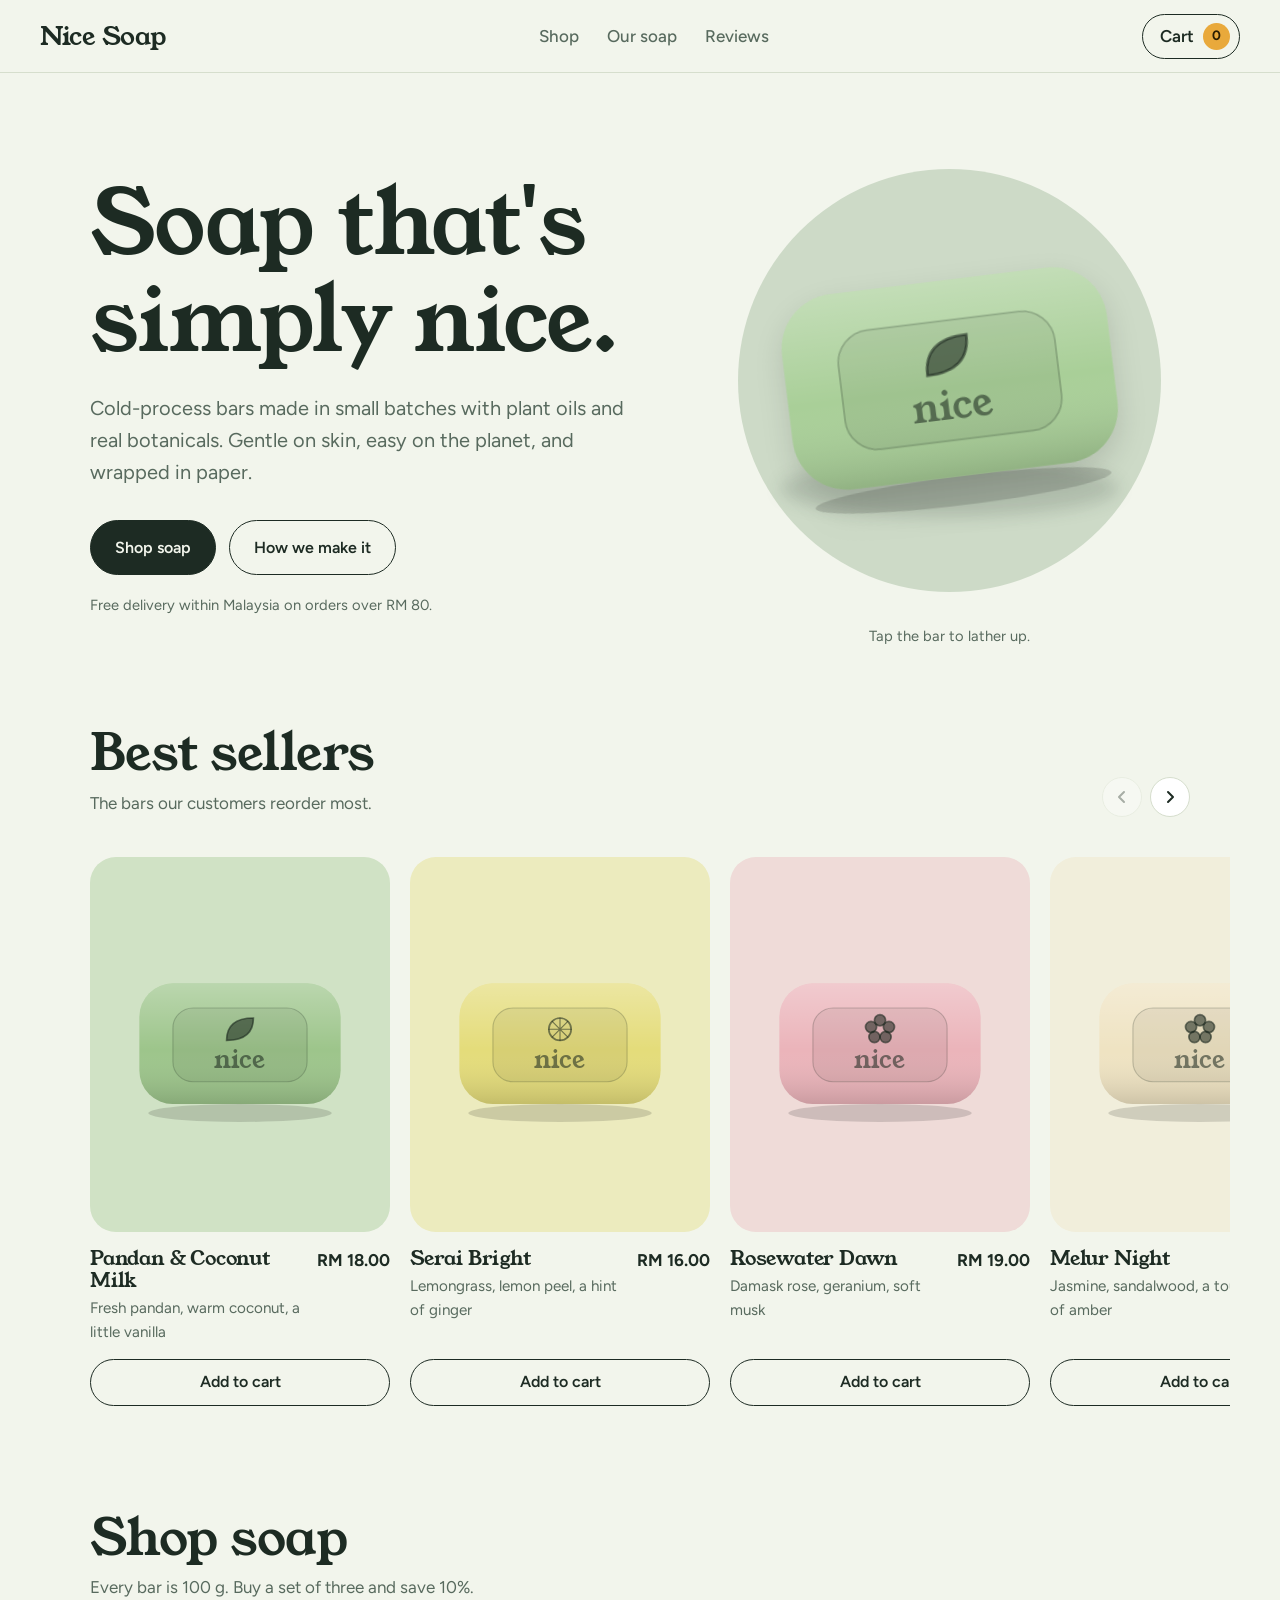
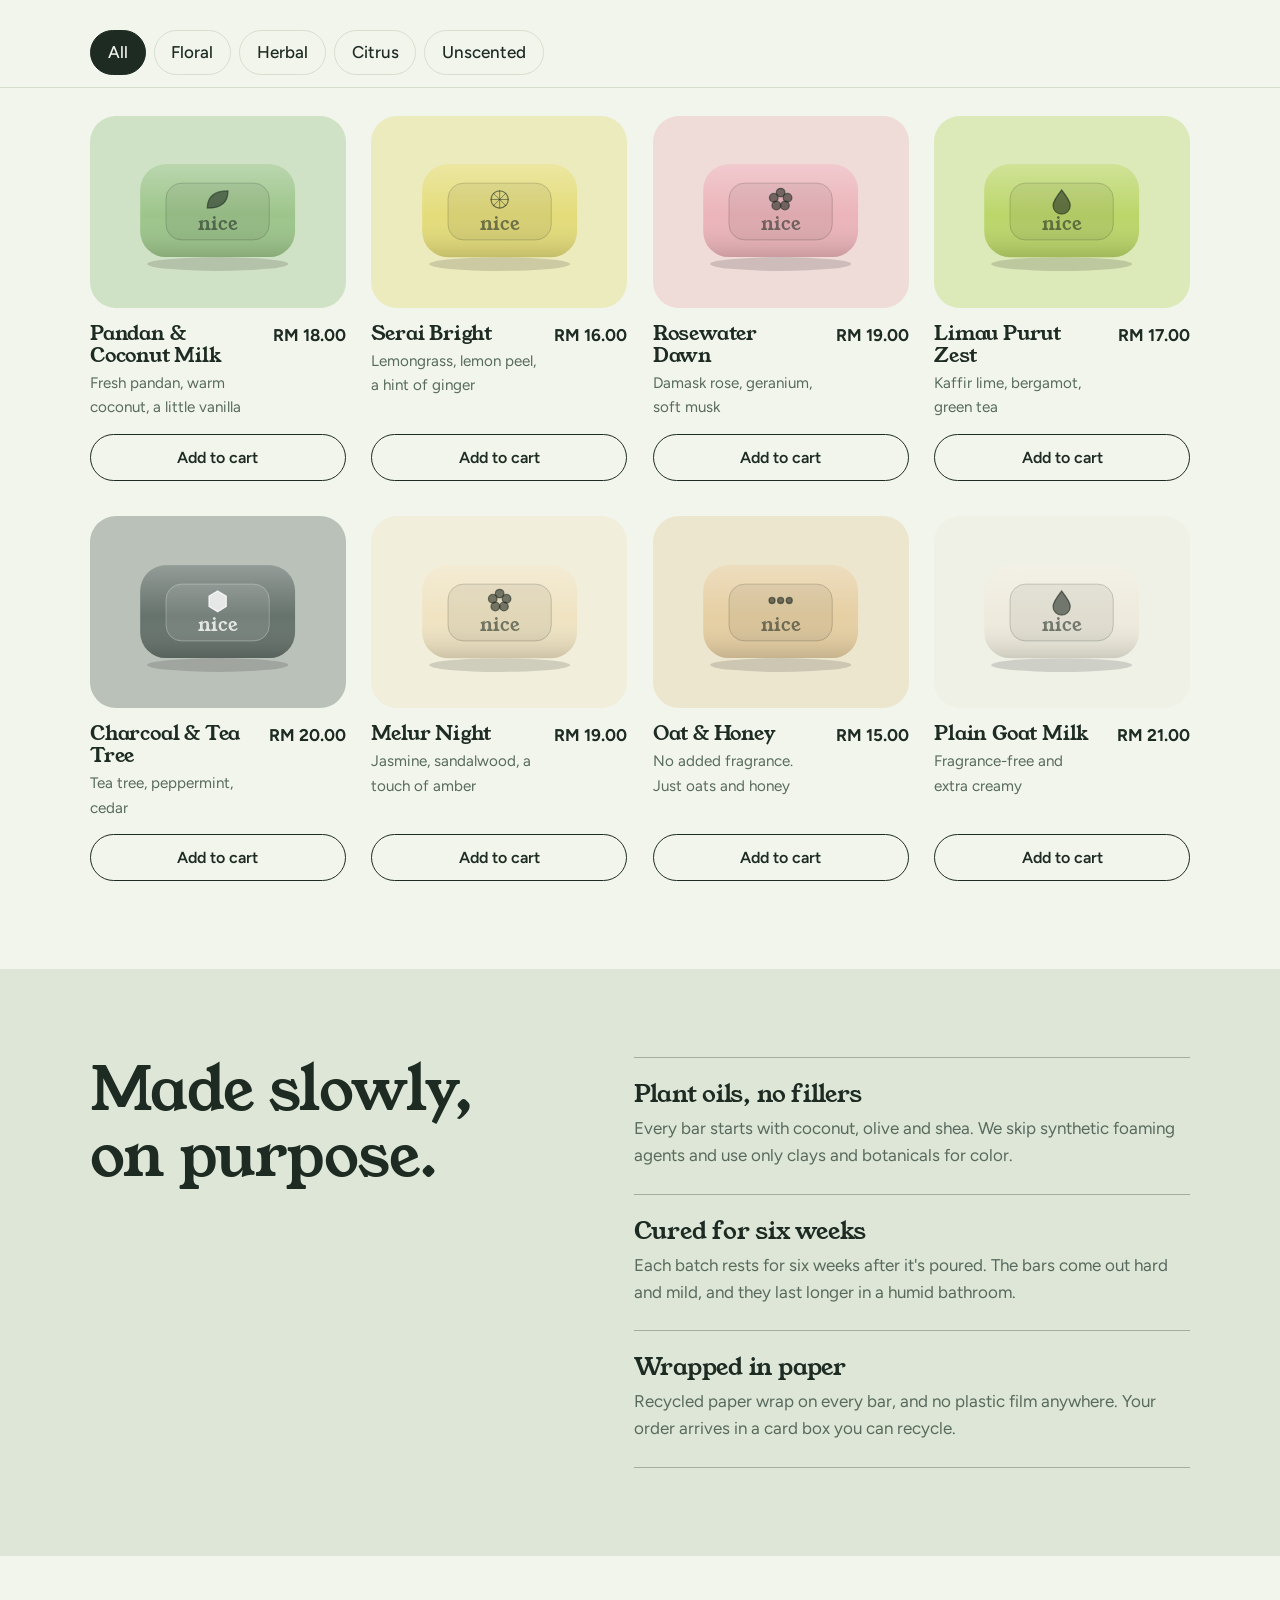
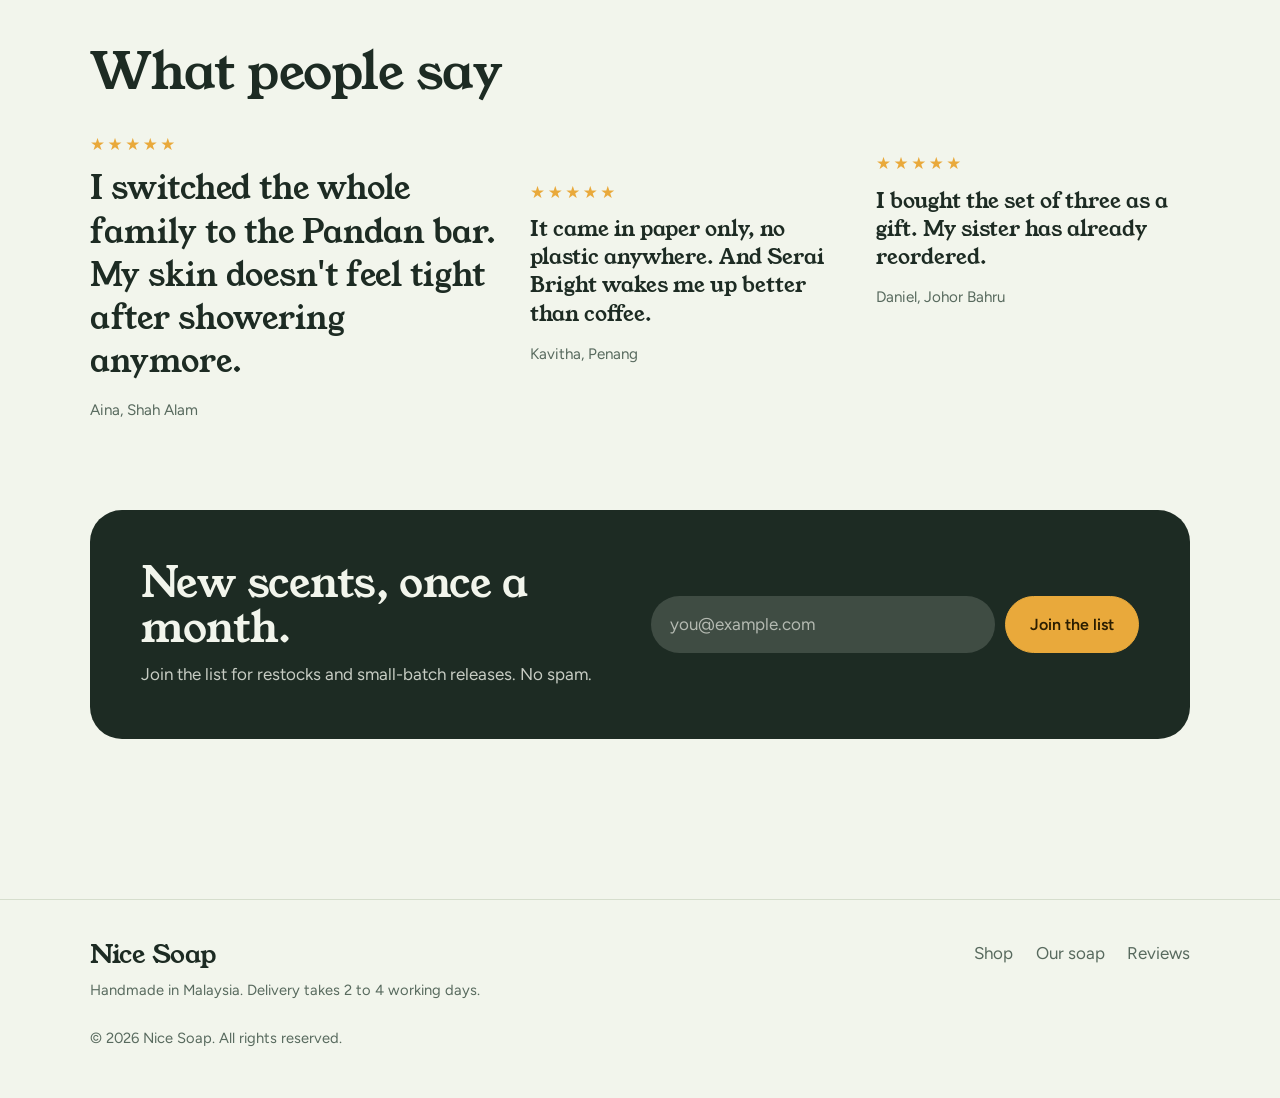
<file: index.html>
<!doctype html>
<html lang="en">
<head>
<meta charset="utf-8">
<meta name="viewport" content="width=device-width, initial-scale=1, viewport-fit=cover">
<title>Nice Soap: handmade soap</title>
<meta name="description" content="Small-batch, cold-process soap made with plant oils and real botanicals. Shop Nice Soap and get free delivery over RM 80.">
<link rel="preconnect" href="https://fonts.googleapis.com">
<link rel="preconnect" href="https://fonts.gstatic.com" crossorigin>
<link href="https://fonts.googleapis.com/css2?family=Figtree:wght@400;500;600;700&family=Young+Serif&display=swap" rel="stylesheet">
<script>
/* Enables scroll-reveal styles only when they can actually be resolved. Falls back to fully visible content. */
(function(){
  var d = document.documentElement;
  if('IntersectionObserver' in window && !window.matchMedia('(prefers-reduced-motion: reduce)').matches){
    d.classList.add('js-reveal');
    setTimeout(function(){ if(!window.__revealReady) d.classList.remove('js-reveal'); }, 2500);
  }
})();
</script>
<link rel="stylesheet" href="styles.css">
</head>
<body>

<header class="site-header">
  <a class="brand" href="#top">Nice Soap</a>
  <nav aria-label="Main">
    <a href="#shop">Shop</a>
    <a href="#story">Our soap</a>
    <a href="#reviews">Reviews</a>
  </nav>
  <button class="cart-btn" id="cartBtn" type="button" aria-label="Open cart, 0 items">
    Cart <span class="count" id="count" aria-hidden="true">0</span>
  </button>
</header>

<main id="top">
  <div class="wrap">
    <section class="hero" style="padding-bottom:clamp(2.5rem,6vw,5rem)">
      <div class="hero-copy reveal" data-reveal>
        <h1>Soap that's simply nice.</h1>
        <p class="lede">Cold-process bars made in small batches with plant oils and real botanicals. Gentle on skin, easy on the planet, and wrapped in paper.</p>
        <div class="cta-row">
          <a class="btn primary" href="#shop">Shop soap</a>
          <a class="btn" href="#story">How we make it</a>
        </div>
        <p class="fine">Free delivery within Malaysia on orders over RM 80.</p>
      </div>
      <div class="hero-art reveal" data-reveal>
        <div class="stage">
          <button class="hero-bar" id="heroBar" type="button" aria-label="Lather the soap bar"></button>
          <div id="bubbles" aria-hidden="true"></div>
        </div>
        <p class="fine">Tap the bar to lather up.</p>
      </div>
    </section>
  </div>

  <section id="best" aria-labelledby="bestTitle" style="padding-top:0;padding-bottom:0">
    <div class="wrap">
      <div class="section-head reveal" data-reveal>
        <div>
          <h2 id="bestTitle">Best sellers</h2>
          <p>The bars our customers reorder most.</p>
        </div>
        <div class="arrows">
          <button class="icon-btn arrow" type="button" id="bestPrev" aria-label="Previous best sellers" aria-controls="bestTrack" aria-disabled="true">
            <svg width="16" height="16" viewBox="0 0 16 16" fill="none" stroke="currentColor" stroke-width="2" stroke-linecap="round" stroke-linejoin="round" aria-hidden="true"><path d="M10 3L5 8l5 5"/></svg>
          </button>
          <button class="icon-btn arrow" type="button" id="bestNext" aria-label="Next best sellers" aria-controls="bestTrack">
            <svg width="16" height="16" viewBox="0 0 16 16" fill="none" stroke="currentColor" stroke-width="2" stroke-linecap="round" stroke-linejoin="round" aria-hidden="true"><path d="M6 3l5 5-5 5"/></svg>
          </button>
        </div>
      </div>
      <div class="carousel-track" id="bestTrack" data-reveal-group role="region" aria-label="Best sellers. Scroll horizontally to see more." tabindex="0"></div>
    </div>
  </section>

  <section id="shop">
    <div class="wrap">
      <div class="section-head reveal" data-reveal>
        <div>
          <h2>Shop soap</h2>
          <p>Every bar is 100 g. Buy a set of three and save 10%.</p>
        </div>
      </div>
    </div>
    <div id="shopSentinel" aria-hidden="true"></div>
    <div class="shop-nav" id="shopNav">
      <div class="wrap">
        <div class="chips" id="chips" role="group" aria-label="Filter by scent family"></div>
      </div>
    </div>
    <div class="wrap grid-wrap">
      <div class="grid" id="grid"></div>
    </div>
  </section>

  <section class="story" id="story">
    <div class="wrap story-grid">
      <h2 class="reveal" data-reveal>Made slowly, on purpose.</h2>
      <div class="story-list">
        <div class="story-item reveal" data-reveal>
          <h3>Plant oils, no fillers</h3>
          <p>Every bar starts with coconut, olive and shea. We skip synthetic foaming agents and use only clays and botanicals for color.</p>
        </div>
        <div class="story-item reveal" data-reveal>
          <h3>Cured for six weeks</h3>
          <p>Each batch rests for six weeks after it's poured. The bars come out hard and mild, and they last longer in a humid bathroom.</p>
        </div>
        <div class="story-item reveal" data-reveal>
          <h3>Wrapped in paper</h3>
          <p>Recycled paper wrap on every bar, and no plastic film anywhere. Your order arrives in a card box you can recycle.</p>
        </div>
      </div>
    </div>
  </section>

  <section id="reviews">
    <div class="wrap">
      <div class="section-head reveal" data-reveal><h2>What people say</h2></div>
      <div class="reviews">
        <figure class="reveal" data-reveal>
          <div class="stars" role="img" aria-label="5 out of 5 stars">★★★★★</div>
          <blockquote>I switched the whole family to the Pandan bar. My skin doesn't feel tight after showering anymore.</blockquote>
          <figcaption>Aina, Shah Alam</figcaption>
        </figure>
        <figure class="reveal" data-reveal>
          <div class="stars" role="img" aria-label="5 out of 5 stars">★★★★★</div>
          <blockquote>It came in paper only, no plastic anywhere. And Serai Bright wakes me up better than coffee.</blockquote>
          <figcaption>Kavitha, Penang</figcaption>
        </figure>
        <figure class="reveal" data-reveal>
          <div class="stars" role="img" aria-label="5 out of 5 stars">★★★★★</div>
          <blockquote>I bought the set of three as a gift. My sister has already reordered.</blockquote>
          <figcaption>Daniel, Johor Bahru</figcaption>
        </figure>
      </div>
    </div>
  </section>

  <section style="padding-top:0">
    <div class="wrap">
      <div class="news reveal" data-reveal id="news">
        <div>
          <h2>New scents, once a month.</h2>
          <p>Join the list for restocks and small-batch releases. No spam.</p>
        </div>
        <form id="newsForm">
          <label class="sr" for="newsEmail">Email address</label>
          <input id="newsEmail" type="email" required placeholder="you@example.com" autocomplete="email">
          <button class="btn" type="submit">Join the list</button>
        </form>
      </div>
    </div>
  </section>
</main>

<footer>
  <div class="wrap foot">
    <div>
      <a class="brand" href="#top">Nice Soap</a>
      <p class="fine" style="margin-top:.5rem">Handmade in Malaysia. Delivery takes 2 to 4 working days.</p>
    </div>
    <nav aria-label="Footer">
      <a href="#shop">Shop</a>
      <a href="#story">Our soap</a>
      <a href="#reviews">Reviews</a>
    </nav>
  </div>
  <div class="wrap"><p class="fine" style="margin-top:1.5rem">© 2026 Nice Soap. All rights reserved.</p></div>
</footer>

<!-- Quick view -->
<dialog id="dlgQV" aria-label="Product details"><div id="qvBody"></div></dialog>

<!-- Cart drawer -->
<dialog id="dlgCart" class="drawer" aria-labelledby="cartTitle">
  <div class="drawer-head">
    <h2 id="cartTitle">Your cart</h2>
    <button class="icon-btn" type="button" data-close aria-label="Close cart">
      <svg width="16" height="16" viewBox="0 0 16 16" fill="none" stroke="currentColor" stroke-width="2" stroke-linecap="round"><path d="M3 3l10 10M13 3L3 13"/></svg>
    </button>
  </div>
  <div class="ship" id="shipBox"><p id="shipMsg"></p><div class="track"><div id="shipBar" style="width:0"></div></div></div>
  <div class="drawer-body" id="cartBody"></div>
  <div class="drawer-foot" id="cartFoot"></div>
</dialog>

<!-- Checkout -->
<dialog id="dlgCheckout" class="small" aria-label="Checkout"><div id="checkoutBody"></div></dialog>

<div class="toast" id="toast" role="status" aria-live="polite"></div>

<script src="config.js"></script>
<script src="script.js" defer></script>
</body>
</html>
</file>
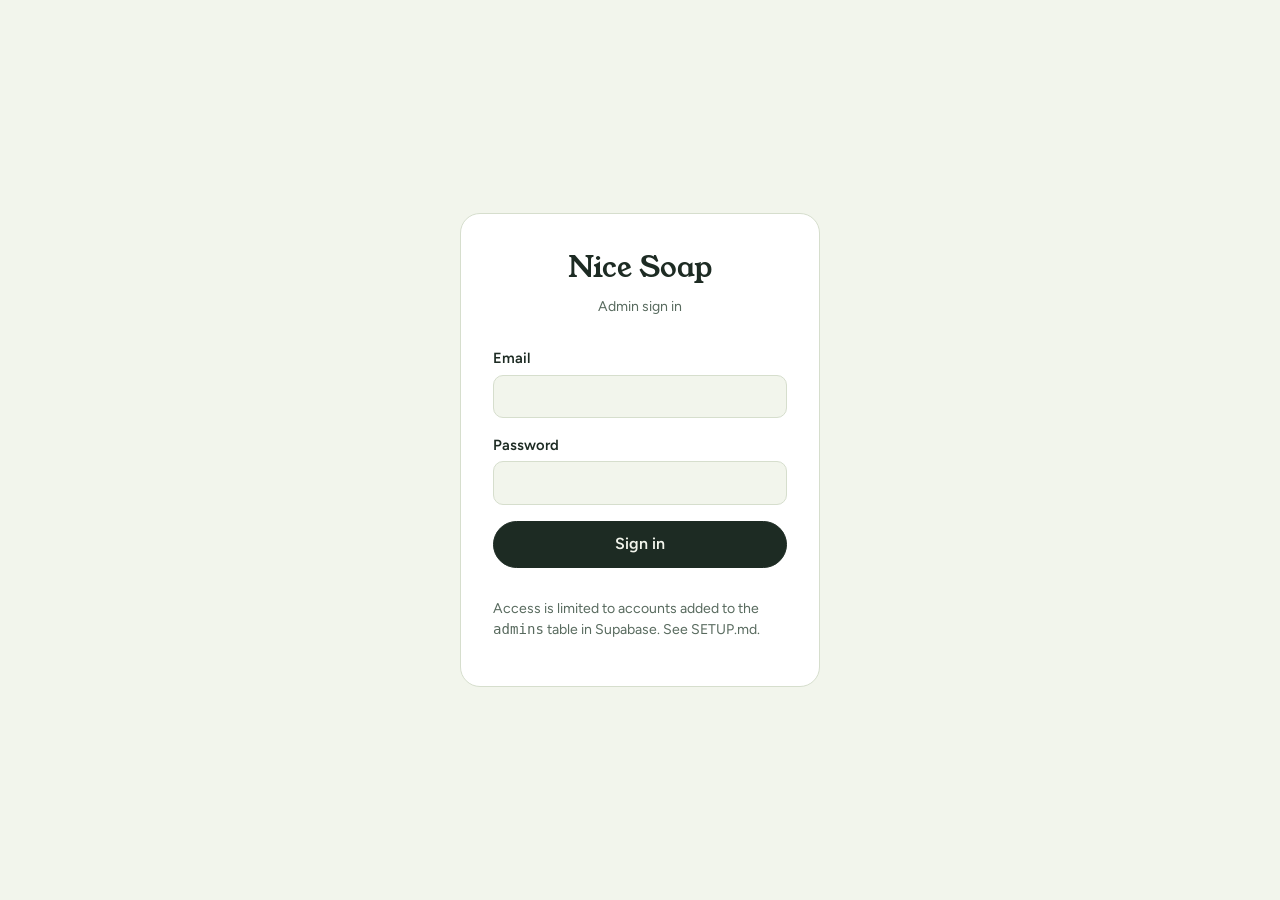
<file: admin/index.html>
<!doctype html>
<html lang="en">
<head>
<meta charset="utf-8">
<meta name="viewport" content="width=device-width, initial-scale=1, viewport-fit=cover">
<title>Nice Soap — Admin</title>
<meta name="robots" content="noindex">
<link rel="preconnect" href="https://fonts.googleapis.com">
<link rel="preconnect" href="https://fonts.gstatic.com" crossorigin>
<link href="https://fonts.googleapis.com/css2?family=Figtree:wght@400;500;600;700&family=Young+Serif&display=swap" rel="stylesheet">
<style>
:root{
  --bg:#F2F5EC;--surface:#FFFFFF;--ink:#1D2B23;--muted:#586A5E;--line:#D6DECD;
  --sage:#A7BFA1;--accent:#E9A93B;--accent-ink:#2A1D00;--danger:#B3402F;--ok:#3E7A4C;
  box-sizing:border-box;padding-top:env(safe-area-inset-top,0px);padding-bottom:env(safe-area-inset-bottom,0px);
}
@media (prefers-color-scheme: dark){
  :root:not([data-theme="light"]){--bg:#121A15;--surface:#1B2620;--ink:#EDF2E8;--muted:#9FB0A4;--line:#2B3A31;--sage:#4C6B55;--danger:#F08A78;--ok:#7FCB91;}
}
*,*::before,*::after{box-sizing:border-box}
body{margin:0;background:var(--bg);color:var(--ink);font:400 1rem/1.5 'Figtree',system-ui,-apple-system,'Segoe UI',Roboto,sans-serif;-webkit-font-smoothing:antialiased}
h1,h2,h3,.brand{font-family:'Young Serif',Georgia,serif;font-weight:400;margin:0}
button{font:inherit;color:inherit}
a{color:inherit}
:focus-visible{outline:3px solid var(--accent);outline-offset:2px;border-radius:6px}
.sr{position:absolute;width:1px;height:1px;overflow:hidden;clip:rect(0 0 0 0);white-space:nowrap}
.btn{display:inline-flex;align-items:center;justify-content:center;gap:.5rem;padding:.65rem 1.1rem;border-radius:999px;border:1.5px solid var(--ink);background:transparent;color:var(--ink);font-weight:600;cursor:pointer;transition:background .15s}
.btn:hover{background:color-mix(in srgb,var(--ink) 9%,transparent)}
.btn.primary{background:var(--ink);color:var(--bg)}
.btn.primary:hover{background:color-mix(in srgb,var(--ink) 85%,var(--bg))}
.btn.danger{border-color:var(--danger);color:var(--danger)}
.btn.small{padding:.4rem .8rem;font-size:.9rem}
.btn[disabled]{opacity:.5;cursor:not-allowed}
.link{background:none;border:0;padding:0;cursor:pointer;text-decoration:underline;color:var(--muted)}
.link:hover{color:var(--ink)}
input,select,textarea{font:inherit;padding:.6rem .8rem;border-radius:10px;border:1.5px solid var(--line);background:var(--bg);color:var(--ink);width:100%}
input:focus-visible,select:focus-visible,textarea:focus-visible{outline:3px solid var(--accent);outline-offset:1px;border-color:var(--ink)}
label{display:grid;gap:.35rem;font-weight:600;font-size:.92rem}
.fine{color:var(--muted);font-size:.88rem}
.err{color:var(--danger);font-weight:600;font-size:.92rem}
.ok{color:var(--ok);font-weight:600;font-size:.92rem}

/* Login */
#login{min-height:100vh;display:grid;place-items:center;padding:1.5rem}
.card{background:var(--surface);border:1px solid var(--line);border-radius:20px;padding:2rem;width:100%;max-width:360px;display:grid;gap:1rem}
.card h1{font-size:1.8rem;text-align:center}

/* Shell */
#app{display:none;min-height:100vh}
header.top{position:sticky;top:0;z-index:10;display:flex;align-items:center;justify-content:space-between;gap:1rem;padding:.9rem 1.3rem;background:color-mix(in srgb,var(--bg) 90%,transparent);backdrop-filter:blur(10px);border-bottom:1px solid var(--line)}
header.top .brand{font-size:1.4rem}
.who{display:flex;align-items:center;gap:.8rem}
.who span{color:var(--muted);font-size:.9rem}
main{max-width:1180px;margin:0 auto;padding:1.5rem clamp(1rem,4vw,2rem) 4rem}
.tabs{display:flex;gap:.5rem;margin-bottom:1.4rem;flex-wrap:wrap}
.tab{padding:.55rem 1.2rem;border-radius:999px;border:1.5px solid var(--line);background:transparent;cursor:pointer;font-weight:600}
.tab[aria-selected="true"]{background:var(--ink);border-color:var(--ink);color:var(--bg)}
.badge{display:inline-flex;min-width:1.4rem;height:1.4rem;padding:0 .35rem;border-radius:999px;background:var(--accent);color:var(--accent-ink);font-size:.78rem;font-weight:700;align-items:center;justify-content:center;margin-left:.4rem}
.panel{display:none}
.panel.active{display:block}
.toolbar{display:flex;flex-wrap:wrap;gap:.7rem;align-items:center;justify-content:space-between;margin-bottom:1.2rem}
.toolbar .filters{display:flex;flex-wrap:wrap;gap:.5rem}
.chip{padding:.4rem .9rem;border-radius:999px;border:1.5px solid var(--line);background:transparent;cursor:pointer;font-size:.9rem}
.chip[aria-pressed="true"]{background:var(--ink);border-color:var(--ink);color:var(--bg)}

/* Orders */
.orders{display:grid;gap:.9rem}
.order{background:var(--surface);border:1px solid var(--line);border-radius:16px;padding:1.1rem 1.3rem}
.order summary{list-style:none;cursor:pointer;display:flex;flex-wrap:wrap;align-items:center;gap:.6rem 1rem}
.order summary::-webkit-details-marker{display:none}
.order .num{font-weight:700}
.order .name{color:var(--muted)}
.order .total{margin-left:auto;font-weight:700}
.pill{padding:.25rem .7rem;border-radius:999px;font-size:.8rem;font-weight:600;border:1.5px solid var(--line)}
.pill.new{border-color:var(--accent);color:var(--accent-ink);background:color-mix(in srgb,var(--accent) 25%,transparent)}
.pill.confirmed,.pill.packed{border-color:var(--sage);background:color-mix(in srgb,var(--sage) 30%,transparent)}
.pill.shipped,.pill.delivered{border-color:var(--ok);color:var(--ok);background:transparent}
.pill.cancelled{border-color:var(--danger);color:var(--danger)}
.pill.paid{border-color:var(--ok);color:var(--ok)}
.pill.unpaid{border-color:var(--danger);color:var(--danger)}
.pill.refunded{border-color:var(--muted);color:var(--muted)}
.order .body{margin-top:1rem;padding-top:1rem;border-top:1px solid var(--line);display:grid;gap:1rem}
@media(min-width:720px){.order .body{grid-template-columns:1.3fr 1fr}}
.order dl{margin:0;display:grid;grid-template-columns:auto 1fr;gap:.35rem .8rem;font-size:.92rem}
.order dt{color:var(--muted)}
.order ul.items{list-style:none;margin:0;padding:0;display:grid;gap:.4rem;font-size:.92rem}
.order .controls{display:flex;flex-wrap:wrap;gap:.7rem;align-items:end}
.order .controls label{flex:1 1 140px}
.empty{color:var(--muted);padding:2rem 0;text-align:center}

/* Products */
.products{display:grid;gap:.9rem}
.prow{background:var(--surface);border:1px solid var(--line);border-radius:16px;padding:.9rem 1.1rem;display:flex;align-items:center;gap:1rem;flex-wrap:wrap}
.prow .thumb{width:56px;height:56px;border-radius:12px;background:color-mix(in srgb,var(--c,var(--sage)) 45%,var(--bg));flex:none;display:grid;place-items:center;overflow:hidden}
.prow .thumb img{width:100%;height:100%;object-fit:cover}
.prow .info{flex:1 1 200px;min-width:0}
.prow .info h3{font-size:1.05rem}
.prow .info p{margin:.15rem 0 0;color:var(--muted);font-size:.85rem}
.prow .stockbox{display:flex;align-items:center;gap:.4rem}
.prow .stockbox input{width:5.5rem}
.stock-low{color:var(--danger);font-weight:600}
.tag{font-size:.78rem;padding:.15rem .55rem;border-radius:999px;border:1.5px solid var(--line);color:var(--muted)}
.tag.inactive{border-color:var(--danger);color:var(--danger)}
.tag.best{border-color:var(--accent);color:var(--accent-ink);background:color-mix(in srgb,var(--accent) 25%,transparent)}

/* Modal */
dialog{border:0;padding:0;border-radius:22px;background:var(--surface);color:var(--ink);width:calc(100% - 1.5rem);max-width:640px;max-height:calc(100% - 1.5rem);overflow:auto}
dialog::backdrop{background:rgba(12,20,15,.55)}
.modal-head{display:flex;align-items:center;justify-content:space-between;padding:1.2rem 1.3rem .6rem}
.modal-head h2{font-size:1.5rem}
.modal-body{padding:0 1.3rem 1.3rem;display:grid;gap:.9rem}
.fields{display:grid;gap:.9rem}
@media(min-width:520px){.fields{grid-template-columns:1fr 1fr}.fields .full{grid-column:1/-1}}
.icon-btn{width:2.2rem;height:2.2rem;border-radius:50%;border:1.5px solid var(--line);background:transparent;display:grid;place-items:center;cursor:pointer}
.icon-btn:hover{border-color:var(--ink)}
.swatches{display:flex;flex-wrap:wrap;gap:.5rem}
.swatches button{width:2rem;height:2rem;border-radius:50%;border:2px solid transparent;cursor:pointer}
.swatches button[aria-pressed="true"]{border-color:var(--ink)}
.modal-foot{display:flex;justify-content:space-between;gap:.8rem;padding-top:.4rem}
.spin{display:inline-block;width:1em;height:1em;border:2px solid currentColor;border-right-color:transparent;border-radius:50%;animation:spin .7s linear infinite}
@keyframes spin{to{transform:rotate(360deg)}}
.toast{position:fixed;left:50%;bottom:calc(1.2rem + env(safe-area-inset-bottom,0px));transform:translate(-50%,20px);background:var(--ink);color:var(--bg);padding:.75rem 1.3rem;border-radius:999px;font-weight:600;opacity:0;pointer-events:none;transition:opacity .2s,transform .2s;z-index:50;max-width:90vw;text-align:center}
.toast.show{opacity:1;transform:translate(-50%,0)}
.loading{padding:3rem 0;text-align:center;color:var(--muted)}
@media (prefers-reduced-motion:reduce){*,*::before,*::after{animation:none!important;transition:none!important}}
</style>
</head>
<body>

<div id="login">
  <form class="card" id="loginForm">
    <h1>Nice Soap</h1>
    <p class="fine" style="text-align:center;margin-top:-.6rem">Admin sign in</p>
    <label>Email<input type="email" id="loginEmail" required autocomplete="username"></label>
    <label>Password<input type="password" id="loginPassword" required autocomplete="current-password"></label>
    <p class="err" id="loginErr" role="alert" hidden></p>
    <button class="btn primary" type="submit" id="loginBtn">Sign in</button>
    <p class="fine">Access is limited to accounts added to the <code>admins</code> table in Supabase. See SETUP.md.</p>
  </form>
</div>

<div id="app">
  <header class="top">
    <span class="brand">Nice Soap</span>
    <div class="who">
      <span id="whoEmail"></span>
      <button class="btn small" id="signOutBtn" type="button">Sign out</button>
    </div>
  </header>
  <main>
    <div class="tabs" role="tablist">
      <button class="tab" role="tab" id="tabOrdersBtn" aria-selected="true">Orders<span class="badge" id="newBadge" hidden>0</span></button>
      <button class="tab" role="tab" id="tabProductsBtn" aria-selected="false">Products<span class="badge" id="lowBadge" hidden>0</span></button>
    </div>

    <section class="panel active" id="panelOrders">
      <div class="toolbar">
        <div class="filters" id="orderFilters" role="group" aria-label="Filter orders by status"></div>
        <button class="btn small" id="refreshOrders" type="button">Refresh</button>
      </div>
      <div id="ordersList"><div class="loading">Loading orders…</div></div>
    </section>

    <section class="panel" id="panelProducts">
      <div class="toolbar">
        <p class="fine" id="stockSummary"></p>
        <button class="btn primary small" id="newProductBtn" type="button">Add product</button>
      </div>
      <div id="productsList"><div class="loading">Loading products…</div></div>
    </section>
  </main>
</div>

<dialog id="dlgProduct" aria-labelledby="pmTitle">
  <form id="productForm">
    <div class="modal-head"><h2 id="pmTitle">Add product</h2>
      <button type="button" class="icon-btn" data-close aria-label="Close">
        <svg width="16" height="16" viewBox="0 0 16 16" fill="none" stroke="currentColor" stroke-width="2" stroke-linecap="round"><path d="M3 3l10 10M13 3L3 13"/></svg>
      </button>
    </div>
    <div class="modal-body">
      <div class="fields">
        <label class="full">Name<input id="pfName" required maxlength="100"></label>
        <label>Id (used in the URL) <input id="pfId" required pattern="[a-z0-9-]{2,40}" placeholder="lavender-calm"></label>
        <label>Category
          <select id="pfCategory"><option value="floral">Floral</option><option value="herbal">Herbal</option><option value="citrus">Citrus</option><option value="unscented">Unscented</option></select>
        </label>
        <label>Price per bar (MYR)<input id="pfPrice" type="number" min="0" step="0.01" required></label>
        <label>Stock (bars)<input id="pfStock" type="number" min="0" step="1" required></label>
        <label class="full">Scent notes<input id="pfNotes" maxlength="120" placeholder="e.g. Lemongrass, lemon peel, ginger"></label>
        <label class="full">Description<textarea id="pfDesc" rows="3" maxlength="600"></textarea></label>
        <label class="full">Ingredients<textarea id="pfIng" rows="2" maxlength="600"></textarea></label>
        <label class="full">Photo
          <input type="file" id="pfPhoto" accept="image/png,image/jpeg,image/webp">
          <p class="fine" id="pfPhotoNote">No photo yet — a soap-bar icon is used instead.</p>
        </label>
        <div class="full">
          <label style="margin-bottom:.5rem;display:block">Icon color (used until a photo is added)</label>
          <div class="swatches" id="pfSwatches"></div>
        </div>
        <label><input type="checkbox" id="pfBest" style="width:auto"> Show in Best sellers</label>
        <label><input type="checkbox" id="pfActive" style="width:auto" checked> Visible in the shop</label>
      </div>
      <p class="err" id="pfErr" role="alert" hidden></p>
      <div class="modal-foot">
        <span></span>
        <span style="display:flex;gap:.6rem">
          <button type="button" class="btn" data-close>Cancel</button>
          <button type="submit" class="btn primary" id="pfSave">Save product</button>
        </span>
      </div>
    </div>
  </form>
</dialog>

<div class="toast" id="toast" role="status" aria-live="polite"></div>

<script src="config.js"></script>
<script>
(function(){
'use strict';
var CFG = window.NICE_SOAP_CONFIG || {};
if(!CFG.SUPABASE_URL || !CFG.SUPABASE_ANON_KEY){
  document.getElementById('loginErr').hidden = false;
  document.getElementById('loginErr').textContent = 'admin/config.js is not set up yet. Paste your Supabase URL and anon key into it first.';
  document.getElementById('loginBtn').disabled = true;
}
var API = (CFG.SUPABASE_URL || '').replace(/\/+$/, '');
var SESSION_KEY = 'nicesoap-admin-session';
var session = null;
try { session = JSON.parse(sessionStorage.getItem(SESSION_KEY) || 'null'); } catch(e){}

var $ = function(s, r){ return (r||document).querySelector(s); };
var $$ = function(s, r){ return Array.prototype.slice.call((r||document).querySelectorAll(s)); };
var esc = function(v){
  return String(v == null ? '' : v).replace(/[&<>"']/g, function(c){
    return {'&':'&amp;','<':'&lt;','>':'&gt;','"':'&quot;',"'":'&#39;'}[c];
  });
};
var fmt = function(n){ return 'RM ' + Number(n).toFixed(2); };
var fmtDate = function(iso){
  try { return new Date(iso).toLocaleString('en-MY', {dateStyle:'medium', timeStyle:'short'}); }
  catch(e){ return iso; }
};

var tt;
function toast(msg){
  var t = $('#toast'); t.textContent = msg; t.classList.add('show');
  clearTimeout(tt); tt = setTimeout(function(){ t.classList.remove('show'); }, 2600);
}

/* ---------- API helpers ---------- */
function authHeaders(){
  return {
    'apikey': CFG.SUPABASE_ANON_KEY,
    'Authorization': 'Bearer ' + (session ? session.access_token : CFG.SUPABASE_ANON_KEY)
  };
}
function api(path, opt){
  opt = opt || {};
  var headers = Object.assign({}, authHeaders(), opt.headers || {});
  return fetch(API + path, Object.assign({}, opt, {headers: headers}))
    .then(function(r){
      if(r.status === 401) { signOut(); throw new Error('Your session expired. Please sign in again.'); }
      return r.text().then(function(t){
        var body = null; try { body = t ? JSON.parse(t) : null; } catch(e){}
        if(!r.ok) throw new Error((body && (body.message || body.msg || body.error_description)) || 'Request failed (' + r.status + ').');
        return body;
      });
    });
}

/* ---------- Auth ---------- */
function signIn(email, password){
  return fetch(API + '/auth/v1/token?grant_type=password', {
    method: 'POST',
    headers: {'Content-Type':'application/json', 'apikey': CFG.SUPABASE_ANON_KEY},
    body: JSON.stringify({email: email, password: password})
  }).then(function(r){
    return r.json().then(function(body){
      if(!r.ok) throw new Error(body.error_description || body.msg || 'Could not sign in.');
      return body;
    });
  }).then(function(body){
    session = {access_token: body.access_token, email: body.user && body.user.email};
    sessionStorage.setItem(SESSION_KEY, JSON.stringify(session));
    return checkAdmin();
  });
}
function checkAdmin(){
  return api('/rest/v1/rpc/is_admin', {method:'POST', headers:{'Content-Type':'application/json'}, body:'{}'})
    .then(function(isAdmin){
      if(!isAdmin){ signOut(); throw new Error('This account isn\u2019t set up as an admin yet. Ask the shop owner to add it in Supabase.'); }
    });
}
function signOut(){
  session = null;
  sessionStorage.removeItem(SESSION_KEY);
  document.getElementById('app').style.display = 'none';
  document.getElementById('login').style.display = 'grid';
}

$('#loginForm').addEventListener('submit', function(e){
  e.preventDefault();
  var btn = $('#loginBtn'), err = $('#loginErr');
  err.hidden = true; btn.disabled = true; btn.textContent = 'Signing in\u2026';
  signIn($('#loginEmail').value.trim(), $('#loginPassword').value)
    .then(showApp)
    .catch(function(e){ err.textContent = e.message; err.hidden = false; })
    .then(function(){ btn.disabled = false; btn.textContent = 'Sign in'; });
});
$('#signOutBtn').addEventListener('click', signOut);

function showApp(){
  document.getElementById('login').style.display = 'none';
  document.getElementById('app').style.display = 'block';
  $('#whoEmail').textContent = session && session.email || '';
  loadOrders();
  loadProducts();
}

/* ---------- Tabs ---------- */
function selectTab(name){
  $('#tabOrdersBtn').setAttribute('aria-selected', name === 'orders');
  $('#tabProductsBtn').setAttribute('aria-selected', name === 'products');
  $('#panelOrders').classList.toggle('active', name === 'orders');
  $('#panelProducts').classList.toggle('active', name === 'products');
}
$('#tabOrdersBtn').addEventListener('click', function(){ selectTab('orders'); });
$('#tabProductsBtn').addEventListener('click', function(){ selectTab('products'); });

/* ---------- Orders ---------- */
var ORDER_STATUSES = ['new','confirmed','packed','shipped','delivered','cancelled'];
var PAY_STATUSES = ['unpaid','paid','refunded'];
var orderFilter = 'open';
var orders = [];

function renderOrderFilters(){
  var defs = [['open','Open'],['all','All'],['new','New'],['confirmed','Confirmed'],['packed','Packed'],['shipped','Shipped'],['delivered','Delivered'],['cancelled','Cancelled']];
  $('#orderFilters').innerHTML = defs.map(function(d){
    return '<button type="button" class="chip" data-filter="'+d[0]+'" aria-pressed="'+(orderFilter===d[0])+'">'+d[1]+'</button>';
  }).join('');
}
function loadOrders(){
  api('/rest/v1/orders?select=*,order_items(*)&order=created_at.desc&limit=200')
    .then(function(rows){ orders = rows || []; renderOrders(); })
    .catch(function(e){ $('#ordersList').innerHTML = '<p class="err">'+esc(e.message)+'</p>'; });
}
function renderOrders(){
  var list = orders.filter(function(o){
    if(orderFilter === 'all') return true;
    if(orderFilter === 'open') return o.status !== 'delivered' && o.status !== 'cancelled';
    return o.status === orderFilter;
  });
  var newCount = orders.filter(function(o){ return o.status === 'new'; }).length;
  var badge = $('#newBadge');
  badge.hidden = newCount === 0; badge.textContent = newCount;

  $('#ordersList').innerHTML = list.length ? list.map(orderHTML).join('') :
    '<p class="empty">No orders in this view.</p>';
}
function orderHTML(o){
  var items = (o.order_items || []).slice().sort(function(a,b){ return a.id - b.id; });
  var itemsHtml = items.map(function(i){
    return '<li>'+i.qty+' \u00d7 '+esc(i.product_name)+' ('+(i.size === 'set' ? 'set of 3' : 'bar')+') \u2014 '+fmt(i.line_total)+'</li>';
  }).join('');
  return '<details class="order" data-order="'+esc(o.order_no)+'">' +
    '<summary>' +
      '<span class="num">'+esc(o.order_no)+'</span>' +
      '<span class="name">'+esc(o.customer_name)+'</span>' +
      '<span class="pill '+o.status+'">'+cap(o.status)+'</span>' +
      '<span class="pill '+o.payment_status+'">'+cap(o.payment_status)+'</span>' +
      '<span class="total">'+fmt(o.total)+'</span>' +
    '</summary>' +
    '<div class="body">' +
      '<div>' +
        '<dl>' +
          '<dt>Placed</dt><dd>'+esc(fmtDate(o.created_at))+'</dd>' +
          '<dt>Phone</dt><dd>'+esc(o.phone)+'</dd>' +
          '<dt>Email</dt><dd>'+esc(o.email)+'</dd>' +
          '<dt>Deliver to</dt><dd>'+esc(o.address)+', '+esc(o.postcode)+' '+esc(o.state)+'</dd>' +
          '<dt>Payment</dt><dd>'+(o.payment_method === 'cod' ? 'Cash on delivery' : 'Bank transfer / DuitNow')+'</dd>' +
          '<dt>Subtotal</dt><dd>'+fmt(o.subtotal)+'</dd>' +
          '<dt>Delivery</dt><dd>'+(Number(o.shipping) > 0 ? fmt(o.shipping) : 'Free')+'</dd>' +
        '</dl>' +
        '<ul class="items" style="margin-top:.8rem">'+itemsHtml+'</ul>' +
      '</div>' +
      '<div class="controls">' +
        '<label>Order status<select data-order-status>'+ORDER_STATUSES.map(function(s){ return '<option value="'+s+'"'+(s===o.status?' selected':'')+'>'+cap(s)+'</option>'; }).join('')+'</select></label>' +
        '<label>Payment status<select data-pay-status>'+PAY_STATUSES.map(function(s){ return '<option value="'+s+'"'+(s===o.payment_status?' selected':'')+'>'+cap(s)+'</option>'; }).join('')+'</select></label>' +
      '</div>' +
    '</div>' +
  '</details>';
}
function cap(s){ return s.charAt(0).toUpperCase() + s.slice(1); }

$('#orderFilters').addEventListener('click', function(e){
  var b = e.target.closest('[data-filter]'); if(!b) return;
  orderFilter = b.getAttribute('data-filter'); renderOrderFilters(); renderOrders();
});
$('#refreshOrders').addEventListener('click', loadOrders);

document.addEventListener('change', function(e){
  var sel = e.target.closest('[data-order-status],[data-pay-status]');
  if(!sel) return;
  var details = sel.closest('.order'), orderNo = details.getAttribute('data-order');
  var field = sel.hasAttribute('data-order-status') ? 'status' : 'payment_status';
  var value = sel.value;
  var order = orders.filter(function(o){ return o.order_no === orderNo; })[0];
  var prev = order ? order[field] : null;
  sel.disabled = true;
  api('/rest/v1/orders?order_no=eq.' + encodeURIComponent(orderNo), {
    method: 'PATCH',
    headers: {'Content-Type':'application/json', 'Prefer':'return=minimal'},
    body: JSON.stringify((function(){ var b = {}; b[field] = value; return b; })())
  }).then(function(){
    if(order) order[field] = value;
    // Re-render just this order's pills without losing scroll position.
    var wasOpen = details.hasAttribute('open');
    var html = orderHTML(order);
    var tmp = document.createElement('div'); tmp.innerHTML = html;
    var fresh = tmp.firstElementChild;
    if(wasOpen) fresh.setAttribute('open', '');
    details.replaceWith(fresh);
    toast('Order ' + orderNo + ' updated');
    if(field === 'status' && (value === 'cancelled' || prev === 'cancelled')) loadProducts();
  }).catch(function(e){
    sel.value = prev;
    sel.disabled = false;
    toast(e.message);
  });
});

/* ---------- Products ---------- */
var MOTIFS = ['leaf','slice','flower','drop','hex','dots'];
var SWATCHES = ['#9DC58B','#E4DC7A','#EBB4BA','#BCD66A','#66726C','#EFE3C2','#E6CFA3','#EEEBDD','#C9B6E4','#F2A65A'];
var products = [];
var editingId = null;

function loadProducts(){
  api('/rest/v1/products?select=*&order=sort_order.asc,created_at.asc')
    .then(function(rows){ products = rows || []; renderProducts(); })
    .catch(function(e){ $('#productsList').innerHTML = '<p class="err">'+esc(e.message)+'</p>'; });
}
function renderProducts(){
  var low = products.filter(function(p){ return p.active && p.stock <= 5; }).length;
  var badge = $('#lowBadge');
  badge.hidden = low === 0; badge.textContent = low;
  var totalStock = products.reduce(function(a,p){ return a + (p.stock || 0); }, 0);
  $('#stockSummary').textContent = products.length + ' product' + (products.length===1?'':'s') + ' \u00b7 ' + totalStock + ' bars in stock';

  $('#productsList').innerHTML = products.length ? products.map(prowHTML).join('') :
    '<p class="empty">No products yet. Add your first one.</p>';
}
function prowHTML(p){
  var thumb = p.image_url ? '<img src="'+esc(p.image_url)+'" alt="" loading="lazy">' : '';
  return '<div class="prow" data-id="'+esc(p.id)+'" style="--c:'+esc(p.color||'#D6DECD')+'">' +
    '<div class="thumb">'+thumb+'</div>' +
    '<div class="info">' +
      '<h3>'+esc(p.name)+' ' + (!p.active ? '<span class="tag inactive">Hidden</span>' : '') + (p.best_seller ? '<span class="tag best">Best seller</span>' : '') + '</h3>' +
      '<p>'+esc(cap(p.category))+' \u00b7 '+fmt(p.price_myr)+' per bar</p>' +
    '</div>' +
    '<div class="stockbox">' +
      '<label class="sr" for="stock-'+esc(p.id)+'">Stock for '+esc(p.name)+'</label>' +
      '<input id="stock-'+esc(p.id)+'" type="number" min="0" step="1" value="'+p.stock+'" data-stock class="'+(p.stock<=5?'stock-low':'')+'">' +
    '</div>' +
    '<button type="button" class="btn small" data-edit>Edit</button>' +
    '<button type="button" class="btn small" data-toggle-active>'+(p.active?'Hide':'Show')+'</button>' +
    '<button type="button" class="btn small danger" data-delete>Delete</button>' +
  '</div>';
}

$('#productsList').addEventListener('click', function(e){
  var row = e.target.closest('.prow'); if(!row) return;
  var id = row.getAttribute('data-id');
  var p = products.filter(function(x){ return x.id === id; })[0];
  if(e.target.closest('[data-edit]')) openProductModal(p);
  if(e.target.closest('[data-toggle-active]')) toggleActive(p);
  if(e.target.closest('[data-delete]')) deleteProduct(p, e.target.closest('[data-delete]'));
});
function deleteProduct(p, btn){
  if(!confirm('Delete "' + p.name + '"? This can\u2019t be undone.\n\nIf it has ever been ordered, deleting is blocked \u2014 hide it instead.')) return;
  btn.disabled = true; btn.textContent = 'Deleting\u2026';
  api('/rest/v1/products?id=eq.' + encodeURIComponent(p.id), {method:'DELETE', headers:{'Prefer':'return=minimal'}})
    .then(function(){
      products = products.filter(function(x){ return x.id !== p.id; });
      renderProducts();
      toast(p.name + ' was deleted');
    })
    .catch(function(e){
      var blocked = /foreign key|violates|referenced/i.test(e.message);
      toast(blocked ? 'Can\u2019t delete \u2014 it has past orders. Use Hide instead.' : e.message);
      btn.disabled = false; btn.textContent = 'Delete';
    });
}
$('#productsList').addEventListener('change', function(e){
  var input = e.target.closest('[data-stock]'); if(!input) return;
  var row = e.target.closest('.prow'), id = row.getAttribute('data-id');
  var p = products.filter(function(x){ return x.id === id; })[0];
  var value = Math.max(0, parseInt(input.value, 10) || 0);
  input.value = value;
  var prev = p.stock;
  input.disabled = true;
  api('/rest/v1/products?id=eq.' + encodeURIComponent(id), {
    method:'PATCH', headers:{'Content-Type':'application/json','Prefer':'return=minimal'},
    body: JSON.stringify({stock: value})
  }).then(function(){
    p.stock = value; input.classList.toggle('stock-low', value <= 5);
    toast('Stock updated for ' + p.name);
    renderProducts();
  }).catch(function(e){ input.value = prev; toast(e.message); }).then(function(){ input.disabled = false; });
});
function toggleActive(p){
  api('/rest/v1/products?id=eq.' + encodeURIComponent(p.id), {
    method:'PATCH', headers:{'Content-Type':'application/json','Prefer':'return=minimal'},
    body: JSON.stringify({active: !p.active})
  }).then(function(){ p.active = !p.active; renderProducts(); toast(p.name + (p.active ? ' is now visible' : ' is now hidden')); })
    .catch(function(e){ toast(e.message); });
}

/* ---------- Product modal ---------- */
$('#pfSwatches').innerHTML = SWATCHES.map(function(c){ return '<button type="button" data-color="'+c+'" style="background:'+c+'" aria-label="'+c+'"></button>'; }).join('');
var pickedColor = SWATCHES[0], pickedMotif = MOTIFS[0], pickedTone = 'dark', photoFile = null, existingImageUrl = null;

$('#pfSwatches').addEventListener('click', function(e){
  var b = e.target.closest('[data-color]'); if(!b) return;
  pickedColor = b.getAttribute('data-color');
  $$('#pfSwatches button').forEach(function(x){ x.setAttribute('aria-pressed', x === b); });
});
$('#pfPhoto').addEventListener('change', function(){
  photoFile = this.files && this.files[0] || null;
  $('#pfPhotoNote').textContent = photoFile ? 'Selected: ' + photoFile.name : (existingImageUrl ? 'A photo is already set. Choose a file to replace it.' : 'No photo yet — a soap-bar icon is used instead.');
});

function openProductModal(p){
  editingId = p ? p.id : null;
  $('#pmTitle').textContent = p ? 'Edit product' : 'Add product';
  $('#pfErr').hidden = true;
  $('#pfName').value = p ? p.name : '';
  $('#pfId').value = p ? p.id : '';
  $('#pfId').disabled = !!p;
  $('#pfCategory').value = p ? p.category : 'floral';
  $('#pfPrice').value = p ? p.price_myr : '';
  $('#pfStock').value = p ? p.stock : 0;
  $('#pfNotes').value = p ? p.notes || '' : '';
  $('#pfDesc').value = p ? p.description || '' : '';
  $('#pfIng').value = p ? p.ingredients || '' : '';
  $('#pfBest').checked = p ? !!p.best_seller : false;
  $('#pfActive').checked = p ? !!p.active : true;
  photoFile = null; existingImageUrl = p ? p.image_url : null;
  $('#pfPhoto').value = '';
  $('#pfPhotoNote').textContent = existingImageUrl ? 'A photo is already set. Choose a file to replace it.' : 'No photo yet — a soap-bar icon is used instead.';
  pickedColor = (p && p.color) || SWATCHES[0];
  pickedMotif = (p && p.motif) || MOTIFS[0];
  pickedTone = (p && p.tone) || 'dark';
  $$('#pfSwatches button').forEach(function(x){ x.setAttribute('aria-pressed', x.getAttribute('data-color') === pickedColor); });
  $('#dlgProduct').showModal();
}
$('#newProductBtn').addEventListener('click', function(){ openProductModal(null); });
$$('[data-close]', $('#dlgProduct')).forEach(function(b){ b.addEventListener('click', function(){ $('#dlgProduct').close(); }); });
$('#dlgProduct').addEventListener('click', function(e){ if(e.target === this) this.close(); });

function uploadPhoto(id, file){
  var path = id + '-' + Date.now() + '.' + (file.type.split('/')[1] || 'jpg');
  return file.arrayBuffer().then(function(buf){
    return fetch(API + '/storage/v1/object/product-images/' + path, {
      method: 'POST',
      headers: {'apikey': CFG.SUPABASE_ANON_KEY, 'Authorization':'Bearer ' + session.access_token, 'Content-Type': file.type},
      body: buf
    });
  }).then(function(r){
    if(!r.ok) return r.json().then(function(b){ throw new Error((b && b.message) || 'Photo upload failed.'); });
    return API + '/storage/v1/object/public/product-images/' + path;
  });
}

$('#productForm').addEventListener('submit', function(e){
  e.preventDefault();
  var err = $('#pfErr'), btn = $('#pfSave');
  err.hidden = true;

  var id = $('#pfId').value.trim().toLowerCase();
  if(!/^[a-z0-9-]{2,40}$/.test(id)){ err.textContent = 'Use only lowercase letters, numbers and dashes for the id.'; err.hidden = false; return; }
  var price = parseFloat($('#pfPrice').value);
  if(!(price >= 0)){ err.textContent = 'Enter a valid price.'; err.hidden = false; return; }
  var stock = parseInt($('#pfStock').value, 10);
  if(!(stock >= 0)){ err.textContent = 'Enter a valid stock count.'; err.hidden = false; return; }

  btn.disabled = true; btn.innerHTML = '<span class="spin" aria-hidden="true"></span> Saving\u2026';

  (photoFile ? uploadPhoto(id, photoFile) : Promise.resolve(existingImageUrl))
    .then(function(imageUrl){
      var payload = {
        name: $('#pfName').value.trim(),
        category: $('#pfCategory').value,
        price_myr: price,
        stock: stock,
        notes: $('#pfNotes').value.trim(),
        description: $('#pfDesc').value.trim(),
        ingredients: $('#pfIng').value.trim(),
        color: pickedColor, motif: pickedMotif, tone: pickedTone,
        image_url: imageUrl || null,
        best_seller: $('#pfBest').checked,
        active: $('#pfActive').checked
      };
      if(editingId){
        return api('/rest/v1/products?id=eq.' + encodeURIComponent(editingId), {
          method:'PATCH', headers:{'Content-Type':'application/json','Prefer':'return=representation'}, body: JSON.stringify(payload)
        });
      }
      payload.id = id;
      return api('/rest/v1/products', {
        method:'POST', headers:{'Content-Type':'application/json','Prefer':'return=representation'}, body: JSON.stringify(payload)
      });
    })
    .then(function(){
      $('#dlgProduct').close();
      toast(editingId ? 'Product updated' : 'Product added');
      loadProducts();
    })
    .catch(function(e){ err.textContent = e.message; err.hidden = false; })
    .then(function(){ btn.disabled = false; btn.textContent = 'Save product'; });
});

/* ---------- Boot ---------- */
renderOrderFilters();
if(session){
  checkAdmin().then(showApp).catch(function(){ signOut(); });
} else {
  document.getElementById('login').style.display = 'grid';
}
})();
</script>
</body>
</html>
</file>
<file: styles.css>
:root{
  --bg:#F2F5EC;
  --surface:#FFFFFF;
  --ink:#1D2B23;
  --muted:#586A5E;
  --line:#D6DECD;
  --sage:#A7BFA1;
  --accent:#E9A93B;
  --accent-ink:#2A1D00;
  --danger:#B3402F;
  --gutter:clamp(1rem,4vw,2.5rem);
  --header-h:64px;
  box-sizing:border-box;
  padding-top:env(safe-area-inset-top,0px);
  padding-bottom:env(safe-area-inset-bottom,0px);
}
@media (prefers-color-scheme: dark){
  :root:not([data-theme="light"]){
    --bg:#121A15;--surface:#1B2620;--ink:#EDF2E8;--muted:#9FB0A4;--line:#2B3A31;--sage:#4C6B55;--danger:#F08A78;
  }
}
:root[data-theme="dark"]{
  --bg:#121A15;--surface:#1B2620;--ink:#EDF2E8;--muted:#9FB0A4;--line:#2B3A31;--sage:#4C6B55;--danger:#F08A78;
}
*,*::before,*::after{box-sizing:border-box}
html{scroll-padding-top:calc(env(safe-area-inset-top,0px) + var(--header-h,64px) + 16px);scroll-behavior:smooth}
body{
  margin:0;background:var(--bg);color:var(--ink);
  font:400 1.0625rem/1.6 'Figtree',system-ui,-apple-system,'Segoe UI',Roboto,sans-serif;
  -webkit-font-smoothing:antialiased;
}
img,svg{max-width:100%}
h1,h2,h3,.brand{font-family:'Young Serif',Georgia,'Times New Roman',serif;font-weight:400;letter-spacing:-.01em;line-height:1.08;margin:0}
p{margin:0}
a{color:inherit}
button{font:inherit;color:inherit}
:focus-visible{outline:3px solid var(--accent);outline-offset:3px;border-radius:6px}
.wrap{width:100%;max-width:1180px;margin:0 auto;padding:0 clamp(1rem,4vw,2.5rem)}
.sr{position:absolute;width:1px;height:1px;overflow:hidden;clip:rect(0 0 0 0);white-space:nowrap}

/* Header */
.site-header{
  position:sticky;top:env(safe-area-inset-top,0px);z-index:20;
  display:flex;align-items:center;justify-content:space-between;gap:1rem;
  padding:.85rem clamp(1rem,4vw,2.5rem);
  background:color-mix(in srgb,var(--bg) 88%,transparent);
  backdrop-filter:blur(10px);-webkit-backdrop-filter:blur(10px);
  border-bottom:1px solid var(--line);
}
.brand{font-size:1.65rem;text-decoration:none}
.site-header nav{display:none;gap:1.75rem}
.site-header nav a{text-decoration:none;font-weight:500;color:var(--muted)}
.site-header nav a:hover{color:var(--ink)}
@media(min-width:760px){.site-header nav{display:flex}}
.cart-btn{
  display:inline-flex;align-items:center;gap:.55rem;cursor:pointer;
  background:transparent;border:1.5px solid var(--ink);border-radius:999px;
  padding:.5rem .55rem .5rem 1.1rem;font-weight:600;
}
.cart-btn .count{
  min-width:1.7rem;height:1.7rem;padding:0 .4rem;border-radius:999px;display:inline-grid;place-items:center;
  background:var(--accent);color:var(--accent-ink);font-size:.85rem;font-weight:700;
}
.cart-btn .count.bump{animation:bump .4s ease}
@keyframes bump{40%{transform:scale(1.35)}}

/* Buttons */
.btn{
  display:inline-flex;align-items:center;justify-content:center;gap:.5rem;
  padding:.85rem 1.5rem;border-radius:999px;border:1.5px solid var(--ink);
  background:transparent;color:var(--ink);font-weight:600;font-size:1rem;cursor:pointer;text-decoration:none;
  transition:background .15s,color .15s;
}
.btn:hover{background:color-mix(in srgb,var(--ink) 9%,transparent)}
.btn.primary{background:var(--ink);color:var(--bg)}
.btn.primary:hover{background:color-mix(in srgb,var(--ink) 85%,var(--bg))}
.btn.block{width:100%}
.btn[disabled]{opacity:.45;cursor:not-allowed}
.link{background:none;border:0;padding:0;cursor:pointer;text-decoration:underline;color:var(--muted);font-size:.9rem}
.link:hover{color:var(--ink)}
.icon-btn{
  width:2.5rem;height:2.5rem;border-radius:50%;border:1.5px solid var(--line);background:var(--surface);
  display:inline-grid;place-items:center;cursor:pointer;flex:none;
}
.icon-btn:hover{border-color:var(--ink)}

/* Hero */
.hero{
  display:grid;gap:2rem;align-items:center;
  padding-top:clamp(2rem,6vw,4.5rem);padding-bottom:clamp(2.5rem,6vw,5rem);
}
@media(min-width:900px){.hero{grid-template-columns:1.1fr .9fr}}
.hero h1{font-size:clamp(2.9rem,8vw,5.6rem);max-width:11ch}
.hero-copy .lede{font-size:clamp(1.05rem,2vw,1.25rem);color:var(--muted);max-width:34rem;margin-top:1.4rem}
.cta-row{display:flex;flex-wrap:wrap;gap:.8rem;margin-top:2rem}
.fine{font-size:.92rem;color:var(--muted)}
.hero-copy .fine{margin-top:1.2rem}
.hero-art{display:flex;flex-direction:column;align-items:center;gap:.6rem}
.stage{position:relative;width:100%;max-width:470px;aspect-ratio:1;display:grid;place-items:center}
.stage::before{
  content:"";position:absolute;inset:5%;border-radius:50%;
  background:color-mix(in srgb,var(--sage) 50%,var(--bg));
  transform:translate3d(0,var(--py,0px),0);
}
.stage::after{
  content:"";position:absolute;left:14%;right:14%;bottom:21%;height:12%;border-radius:50%;
  background:color-mix(in srgb,var(--ink) 14%,transparent);filter:blur(8px);
}
.hero-bar{
  position:relative;z-index:1;background:none;border:0;padding:0;cursor:pointer;
  transform:rotate(-7deg);
}
.hero-bar svg{width:min(400px,78vw);display:block;filter:drop-shadow(0 12px 14px rgba(0,0,0,.12))}
.hero-bar.wiggle{animation:wiggle .6s ease}
@keyframes wiggle{
  0%{transform:rotate(-7deg)}25%{transform:rotate(-1deg) scale(1.03)}55%{transform:rotate(-12deg)}100%{transform:rotate(-7deg)}
}
#bubbles{position:absolute;inset:0;z-index:2;pointer-events:none;overflow:visible}
.bubble{
  position:absolute;border-radius:50%;
  background:radial-gradient(circle at 30% 28%,#fff,rgba(255,255,255,.35) 55%,rgba(140,190,180,.35));
  border:1px solid rgba(60,110,95,.35);
  animation:rise 1.8s ease-out both;
}
@keyframes rise{
  0%{transform:translate(0,0) scale(.4);opacity:0}
  15%{opacity:1}
  100%{transform:translate(var(--dx),var(--dy)) scale(1);opacity:0}
}

/* Sections */
section{padding:clamp(2.5rem,7vw,5.5rem) 0}
.section-head{display:flex;flex-wrap:wrap;align-items:end;justify-content:space-between;gap:1.2rem;margin-bottom:2rem}
.section-head h2{font-size:clamp(2rem,5vw,3.2rem)}
.section-head p{color:var(--muted);max-width:30rem;margin-top:.6rem}
.chips{display:flex;flex-wrap:wrap;gap:.5rem}
.chip{
  padding:.5rem 1.05rem;border-radius:999px;border:1.5px solid var(--line);background:transparent;
  cursor:pointer;font-weight:500;
}
.chip:hover{border-color:var(--ink)}
.chip[aria-pressed="true"]{background:var(--ink);border-color:var(--ink);color:var(--bg)}

/* Products */
.grid{display:grid;gap:2.2rem 1.6rem;grid-template-columns:repeat(auto-fill,minmax(min(100%,245px),1fr))}
.tile{display:flex;flex-direction:column;gap:.9rem}
.tile-art{
  background:color-mix(in srgb,var(--c) 40%,var(--bg));
  border:0;border-radius:26px;aspect-ratio:4/3;display:grid;place-items:center;cursor:pointer;padding:0;
}
.tile-art svg{width:74%;transition:transform .7s cubic-bezier(.22,.61,.36,1)}
@media (hover:hover) and (pointer:fine){
  .tile-art:hover svg{transform:scale(1.035)}
}
.tile-info{display:flex;justify-content:space-between;gap:1rem;align-items:start}
.tile h3{font-size:1.28rem}
.notes{color:var(--muted);font-size:.95rem;margin-top:.3rem}
.price{font-weight:700;white-space:nowrap}
.tile .btn{padding:.6rem 1rem;margin-top:auto}
.empty{color:var(--muted);padding:2rem 0}

/* Story */
.story{background:color-mix(in srgb,var(--sage) 28%,var(--bg))}
.story-grid{display:grid;gap:2.5rem}
@media(min-width:900px){.story-grid{grid-template-columns:1fr 1.2fr;gap:5rem}}
.story h2{font-size:clamp(2.2rem,5.5vw,3.8rem);max-width:12ch}
.story-list{display:grid;gap:0}
.story-item{padding:1.5rem 0;border-top:1.5px solid color-mix(in srgb,var(--ink) 30%,transparent)}
.story-item:last-child{border-bottom:1.5px solid color-mix(in srgb,var(--ink) 30%,transparent)}
.story-item h3{font-size:1.5rem;margin-bottom:.45rem}
.story-item p{color:var(--muted);max-width:34rem}

/* Reviews */
.reviews{display:grid;gap:2rem}
@media(min-width:900px){
  .reviews{grid-template-columns:1.3fr 1fr 1fr;align-items:start}
  .reviews figure:nth-child(2){margin-top:3rem}
  .reviews figure:nth-child(3){margin-top:1.2rem}
}
figure{margin:0}
blockquote{margin:0;font-family:'Young Serif',Georgia,serif;font-size:1.3rem;line-height:1.35}
.reviews figure:first-child blockquote{font-size:clamp(1.5rem,3vw,2rem)}
figcaption{margin-top:.9rem;color:var(--muted);font-size:.95rem}
.stars{color:var(--accent);letter-spacing:.15em;font-size:1.05rem;margin-bottom:.6rem}

/* Newsletter + footer */
.news{
  display:grid;gap:1.4rem;padding:clamp(1.8rem,5vw,3.2rem);border-radius:32px;
  background:var(--ink);color:var(--bg);
}
@media(min-width:800px){.news{grid-template-columns:1fr 1fr;align-items:center}}
.news h2{font-size:clamp(1.8rem,4vw,2.6rem)}
.news p{opacity:.8;margin-top:.6rem}
.news form{display:flex;flex-wrap:wrap;gap:.6rem}
.news input{
  flex:1 1 200px;padding:.85rem 1.1rem;border-radius:999px;border:1.5px solid transparent;
  background:color-mix(in srgb,var(--bg) 16%,transparent);color:var(--bg);font:inherit;
}
.news input::placeholder{color:color-mix(in srgb,var(--bg) 65%,transparent)}
.news .btn{background:var(--accent);border-color:var(--accent);color:var(--accent-ink)}
.news .btn:hover{background:color-mix(in srgb,var(--accent) 88%,#fff)}
.news-ok{font-family:'Young Serif',Georgia,serif;font-size:1.4rem}
footer{padding:2.5rem 0 3rem;border-top:1px solid var(--line);margin-top:clamp(2.5rem,6vw,4.5rem)}
.foot{display:flex;flex-wrap:wrap;justify-content:space-between;gap:1.5rem}
.foot nav{display:flex;flex-wrap:wrap;gap:1.4rem}
.foot nav a{color:var(--muted);text-decoration:none}
.foot nav a:hover{color:var(--ink)}

/* Dialogs */
dialog{
  border:0;padding:0;border-radius:28px;background:var(--surface);color:var(--ink);
  width:calc(100% - 1.5rem);max-width:900px;max-height:calc(100% - 1.5rem);overflow:auto;
}
dialog::backdrop{background:rgba(12,20,15,.55)}
dialog[open]{animation:pop .22s ease}
@keyframes pop{from{opacity:0;transform:translateY(10px) scale(.98)}}
dialog.drawer{margin:0 0 0 auto;max-width:440px;width:100%;height:100%;max-height:100%;border-radius:28px 0 0 28px}
dialog.drawer[open]{display:flex;flex-direction:column;animation:slide .25s ease}
@keyframes slide{from{opacity:0;transform:translateX(36px)}}
dialog.small{max-width:760px}
.drawer-head{display:flex;align-items:center;justify-content:space-between;padding:1.3rem 1.4rem .8rem}
.drawer-head h2{font-size:1.7rem}
.ship{padding:0 1.4rem 1rem}
.ship p{font-size:.92rem;color:var(--muted);margin-bottom:.5rem}
.track{height:8px;border-radius:99px;background:var(--line);overflow:hidden}
.track div{height:100%;border-radius:99px;background:var(--accent);transition:width .3s ease}
.drawer-body{flex:1;overflow:auto;padding:0 1.4rem}
.drawer-foot{padding:1.2rem 1.4rem 1.4rem;border-top:1px solid var(--line);display:grid;gap:.5rem}
.row{display:flex;justify-content:space-between;gap:1rem}
.row.total{font-weight:700;font-size:1.15rem;margin-top:.3rem}
.lines{list-style:none;margin:0;padding:0}
.line{display:grid;grid-template-columns:72px 1fr auto;gap:.9rem;align-items:center;padding:.9rem 0;border-top:1px solid var(--line)}
.line:first-child{border-top:0}
.thumb{background:color-mix(in srgb,var(--c) 40%,var(--bg));border-radius:16px;aspect-ratio:1;display:grid;place-items:center}
.thumb svg{width:82%}
.line-name{font-weight:600}
.line-meta{color:var(--muted);font-size:.88rem}
.qty{display:inline-flex;align-items:center;gap:.6rem;margin-top:.5rem}
.qty button{width:1.9rem;height:1.9rem;border-radius:50%;border:1.5px solid var(--line);background:transparent;cursor:pointer;line-height:1}
.qty button:hover{border-color:var(--ink)}
.line-side{text-align:right;display:grid;gap:.4rem;justify-items:end}
.empty-cart{text-align:center;padding:3rem 0;display:grid;gap:1rem;justify-items:center}
.empty-cart h3{font-size:1.5rem}
.empty-cart p{color:var(--muted)}

/* Quick view */
.qv{display:grid;position:relative}
@media(min-width:760px){.qv{grid-template-columns:1fr 1fr}}
.qv-art{background:color-mix(in srgb,var(--c) 40%,var(--bg));display:grid;place-items:center;padding:2rem;min-height:240px}
.qv-art svg{width:min(320px,82%)}
.qv-info{padding:clamp(1.4rem,4vw,2.4rem);display:grid;gap:1rem;align-content:start}
.qv-info h2{font-size:clamp(1.8rem,4vw,2.4rem);padding-right:2.6rem}
.qv .icon-btn{position:absolute;top:1rem;right:1rem;z-index:2}
.ing{font-size:.92rem;color:var(--muted)}
.ing strong{color:var(--ink);font-weight:600}
fieldset{border:0;margin:0;padding:0;display:grid;gap:.5rem}
legend{font-weight:600;margin-bottom:.5rem;padding:0}
.opt{
  display:flex;align-items:center;justify-content:space-between;gap:1rem;
  padding:.75rem 1rem;border:1.5px solid var(--line);border-radius:14px;cursor:pointer;
}
.opt:has(input:checked){border-color:var(--ink);background:color-mix(in srgb,var(--ink) 6%,transparent)}
.opt:has(input:focus-visible){outline:3px solid var(--accent);outline-offset:2px}
.opt input{accent-color:var(--ink);margin-right:.6rem}
.opt small{color:var(--muted)}

/* Checkout */
.co{display:grid;position:relative}
@media(min-width:800px){.co{grid-template-columns:1.25fr 1fr}}
.co-form{padding:clamp(1.4rem,4vw,2.2rem);display:grid;gap:1rem;align-content:start}
.co-form h2{font-size:1.9rem;padding-right:2.6rem}
.co .icon-btn{position:absolute;top:1rem;right:1rem;z-index:2}
.fields{display:grid;gap:.9rem}
@media(min-width:560px){.fields{grid-template-columns:1fr 1fr}.fields .full{grid-column:1/-1}}
label.f{display:grid;gap:.35rem;font-weight:600;font-size:.94rem}
.f input,.f select{
  font:inherit;font-weight:400;padding:.75rem .9rem;border-radius:12px;border:1.5px solid var(--line);
  background:var(--bg);color:var(--ink);width:100%;
}
.f input:focus-visible,.f select:focus-visible{outline:3px solid var(--accent);outline-offset:1px;border-color:var(--ink)}
.f input:user-invalid,.f select:user-invalid{border-color:var(--danger)}
.co-sum{background:color-mix(in srgb,var(--sage) 28%,var(--surface));padding:clamp(1.4rem,4vw,2.2rem);display:grid;gap:.6rem;align-content:start}
.co-sum h3{font-size:1.4rem;margin-bottom:.4rem}
.co-sum .lines{margin-bottom:.6rem}
.co-sum .line{grid-template-columns:52px 1fr auto;padding:.6rem 0}
.done{padding:clamp(2rem,6vw,3.5rem);display:grid;gap:1rem;justify-items:start;max-width:560px}
.done h2{font-size:clamp(2rem,5vw,2.8rem)}
.done p{color:var(--muted)}
.order-no{font-weight:700;color:var(--ink)}

/* Toast */
.toast{
  position:fixed;left:50%;bottom:calc(1.2rem + env(safe-area-inset-bottom,0px));transform:translate(-50%,20px);
  background:var(--ink);color:var(--bg);padding:.75rem 1.3rem;border-radius:999px;font-weight:600;
  opacity:0;pointer-events:none;transition:opacity .2s,transform .2s;z-index:50;
}
.toast.show{opacity:1;transform:translate(-50%,0)}

@media (prefers-reduced-motion:reduce){
  *,*::before,*::after{animation:none!important;transition:none!important;scroll-behavior:auto!important}
}

/* ================= Scroll experience ================= */

/* Scroll reveal: only active when html has .js-reveal (set when JS + IntersectionObserver are available and motion is allowed) */
.js-reveal .reveal{
  transition:opacity .7s cubic-bezier(.22,.61,.36,1),transform .7s cubic-bezier(.22,.61,.36,1);
}
.js-reveal .reveal:not(.in){
  opacity:0;
  transform:translate3d(0,28px,0);
  will-change:opacity,transform;
}
/* Product image: gentle scale and fade, slightly slower than its card */
.js-reveal .tile-art{
  transition:transform .9s cubic-bezier(.22,.61,.36,1),opacity .9s cubic-bezier(.22,.61,.36,1);
  transition-delay:inherit;
}
.js-reveal .tile.reveal:not(.in) .tile-art{transform:scale(.965);opacity:.35}

/* Hero backdrop parallax (value set from JS, desktop only) */
@media (min-width:760px){
  .stage::before{will-change:transform}
}

/* Best sellers carousel */
.arrows{display:none;gap:.5rem}
@media (min-width:720px){.arrows{display:flex}}
.arrow[aria-disabled="true"]{opacity:.35;cursor:default}
.arrow[aria-disabled="true"]:hover{border-color:var(--line)}
.carousel-track{
  display:flex;gap:1.25rem;
  overflow-x:auto;overflow-y:hidden;
  scroll-snap-type:x mandatory;
  scroll-padding-inline:var(--gutter);
  margin-inline:calc(-1 * var(--gutter));
  padding:.5rem var(--gutter) 1rem;
  overscroll-behavior-x:contain;
  -webkit-overflow-scrolling:touch;
  scrollbar-width:none;
}
.carousel-track::-webkit-scrollbar{display:none}
.carousel-track:focus-visible{outline-offset:-3px}
.carousel-track > .tile{flex:0 0 clamp(220px,74vw,300px);scroll-snap-align:start}
@media (min-width:720px){.carousel-track > .tile{flex-basis:300px}}
.carousel-track .tile-art{aspect-ratio:4/5}
.carousel-track .tile-art svg{width:82%}

/* Sticky category bar */
.shop-nav{
  position:sticky;top:calc(env(safe-area-inset-top,0px) + var(--header-h,64px));z-index:15;
  padding:.75rem 0;
  background:color-mix(in srgb,var(--bg) 92%,transparent);
  backdrop-filter:blur(10px);-webkit-backdrop-filter:blur(10px);
  border-bottom:1px solid transparent;
  transition:border-color .25s ease;
}
.shop-nav.stuck{border-bottom-color:var(--line)}
.shop-nav .chips{flex-wrap:nowrap;overflow-x:auto;scrollbar-width:none;padding:4px;margin:-4px}
.shop-nav .chips::-webkit-scrollbar{display:none}
.shop-nav .chip{flex:none;white-space:nowrap}
#shopSentinel{height:1px;margin-bottom:-1px;pointer-events:none}
#shop .section-head{margin-bottom:1rem}
.grid-wrap{padding-top:1.75rem}

/* Calmer scroll chaining inside panels */
dialog,.drawer-body{overscroll-behavior:contain}

/* Checkout feedback */
.form-error{color:var(--danger);font-weight:600;font-size:.95rem}
.opt small{display:block}

/* ================= Stock and product photos ================= */
.tile-art{position:relative;overflow:hidden}
.photo{display:block;width:100%;height:100%;object-fit:cover}
.tile-art .photo,.qv-art .photo,.thumb .photo{position:absolute;inset:0}
.tile-art .photo{transition:transform .7s cubic-bezier(.22,.61,.36,1)}
@media (hover:hover) and (pointer:fine){
  .tile-art:hover .photo{transform:scale(1.035)}
}
.qv-art{position:relative}
.qv-art.has-photo{padding:0;min-height:320px}
.thumb{position:relative;overflow:hidden}
.stock-note{color:var(--danger);font-size:.88rem;font-weight:600;margin-top:.3rem}
.tile.is-out .tile-art svg,.tile.is-out .tile-art .photo{opacity:.45;filter:grayscale(.35)}
.badge-out{
  position:absolute;top:.8rem;left:.8rem;z-index:1;
  background:var(--ink);color:var(--bg);font-size:.82rem;font-weight:600;
  padding:.3rem .75rem;border-radius:999px;
}
#grid[aria-busy="true"]{min-height:50vh}
.carousel-track:empty{min-height:340px}
</file>
